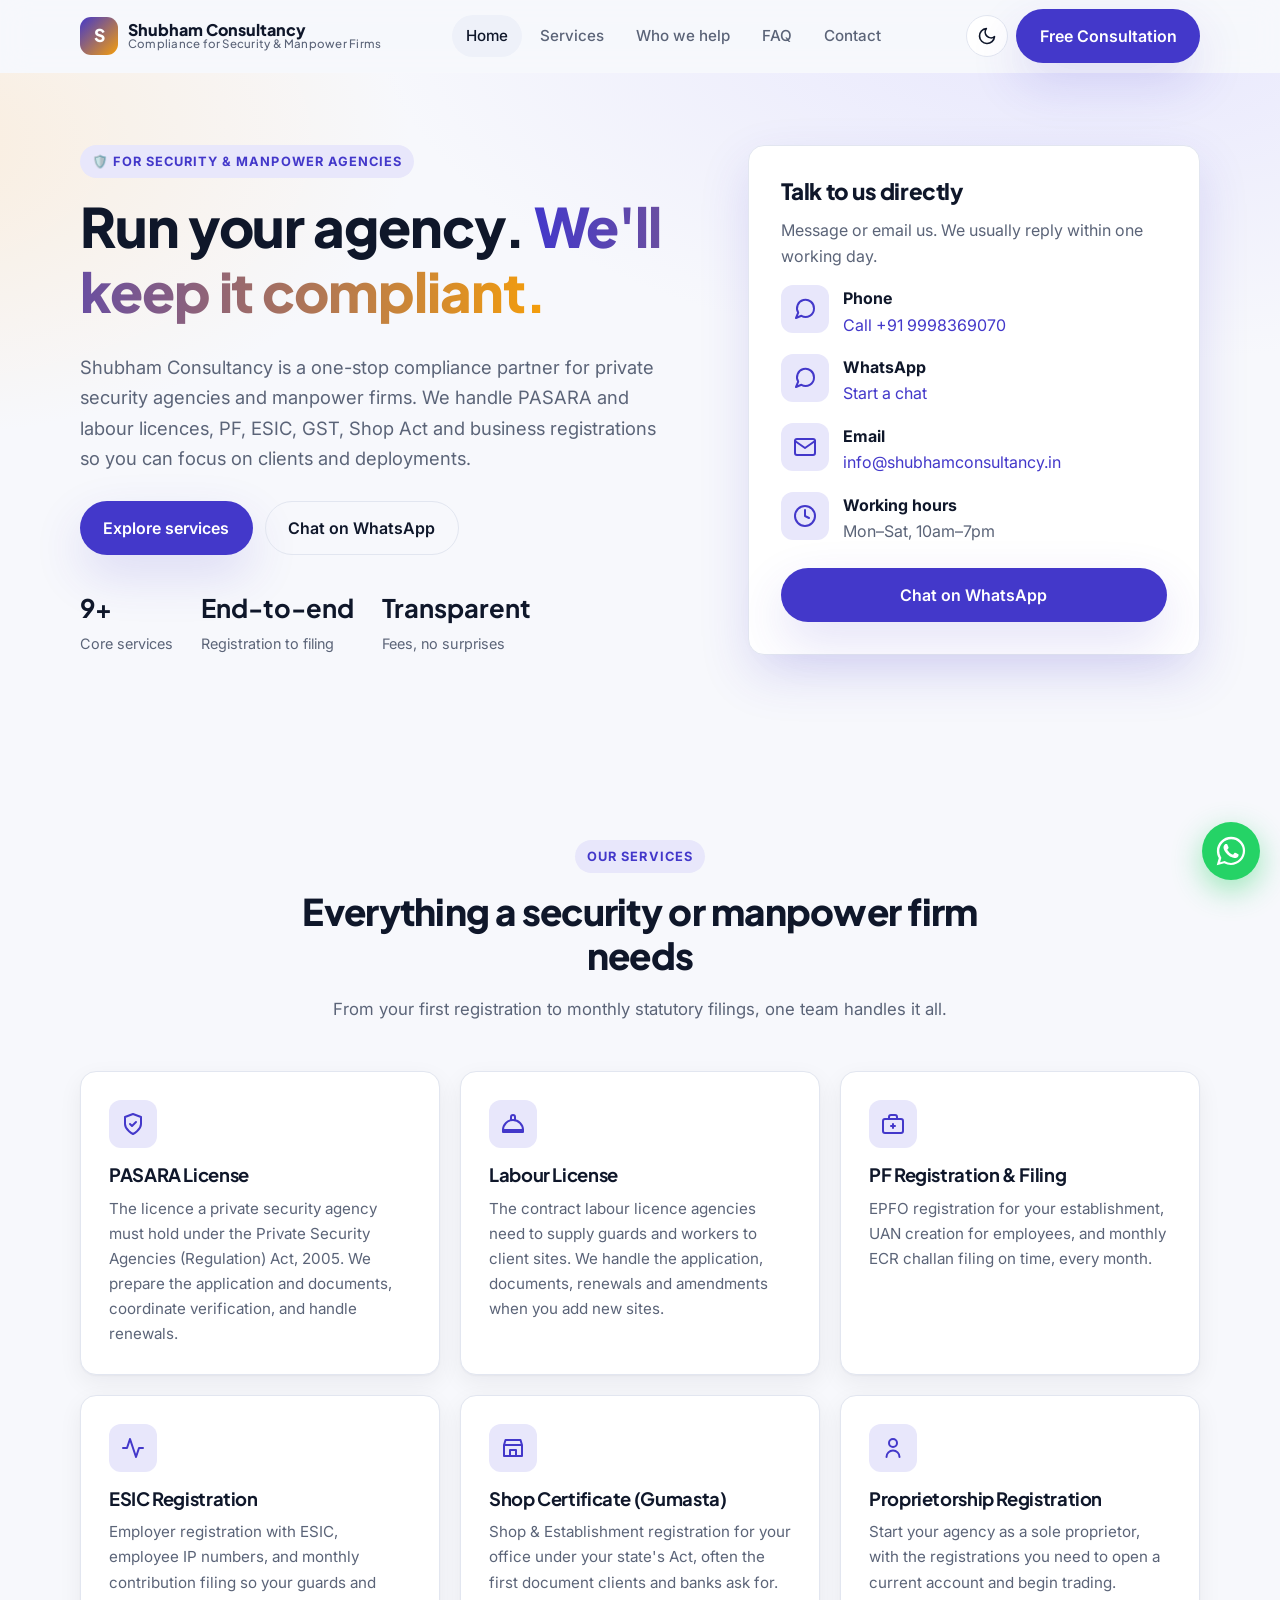
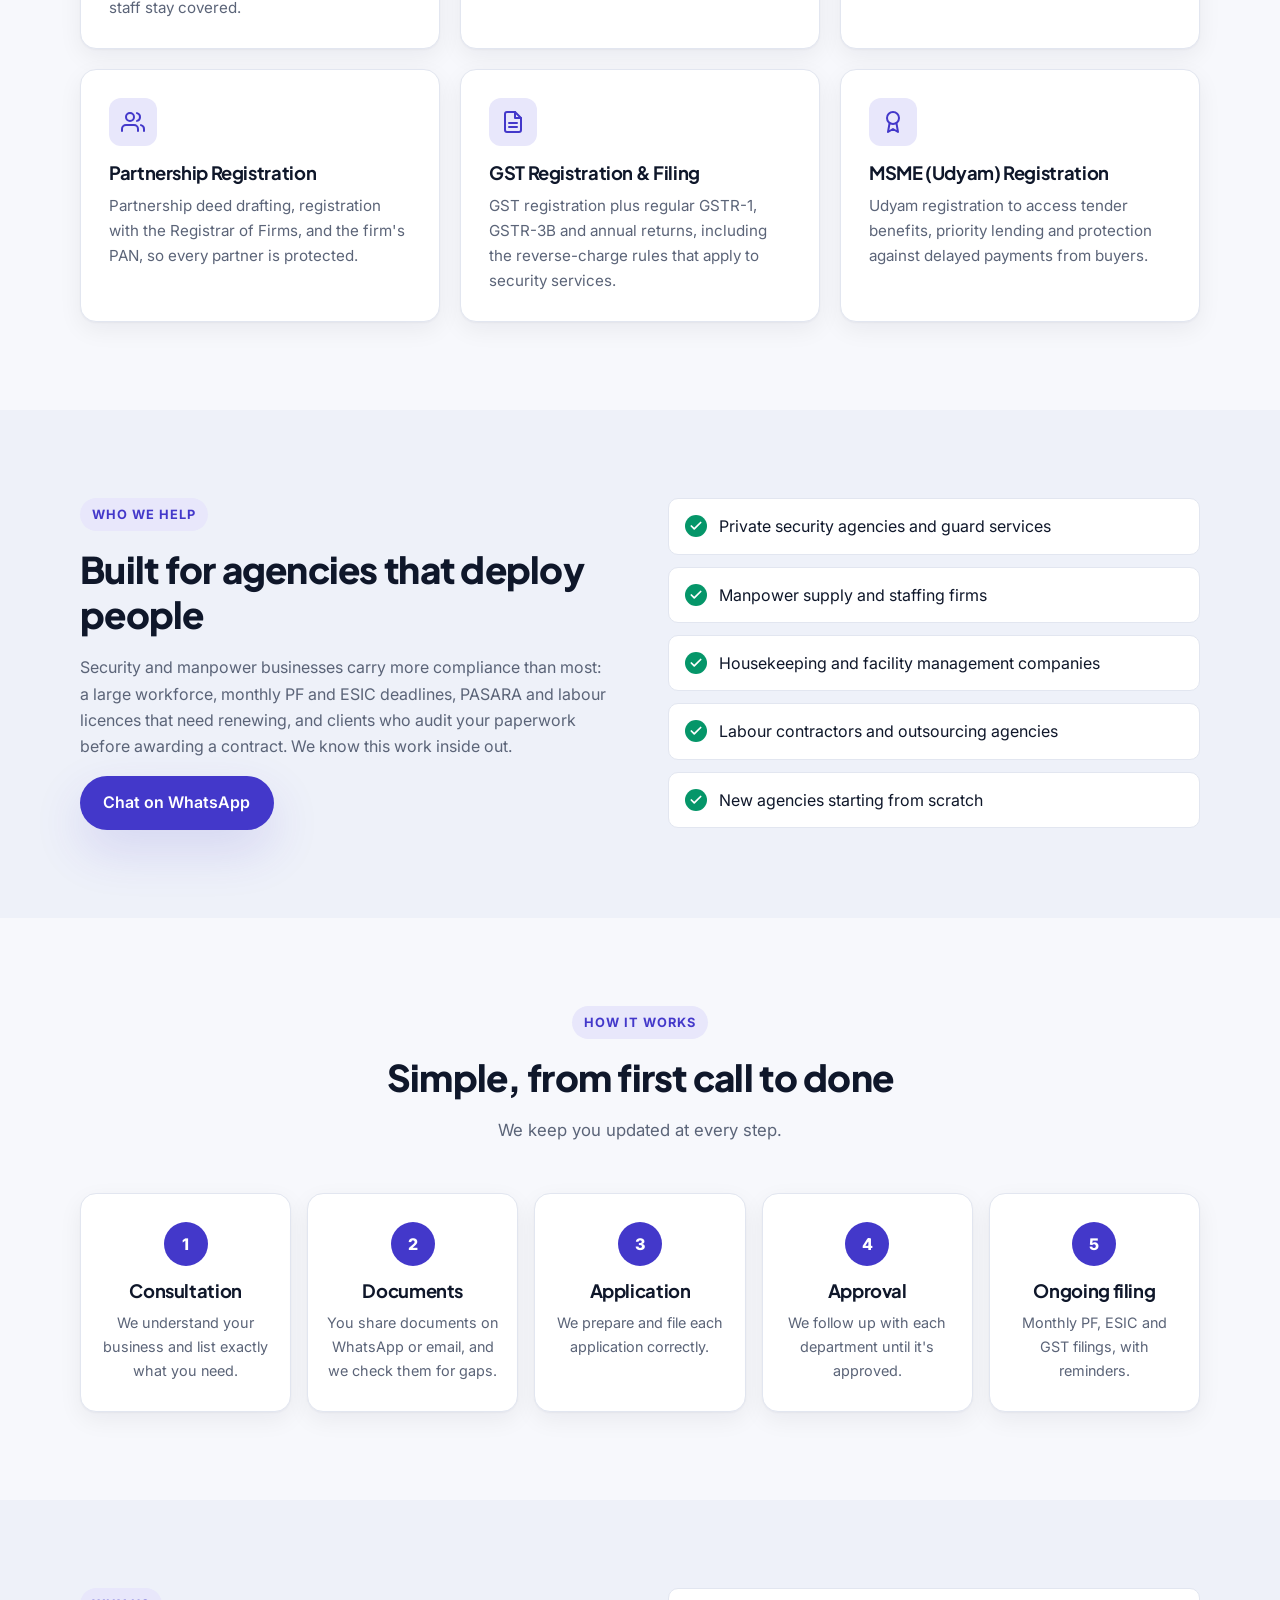
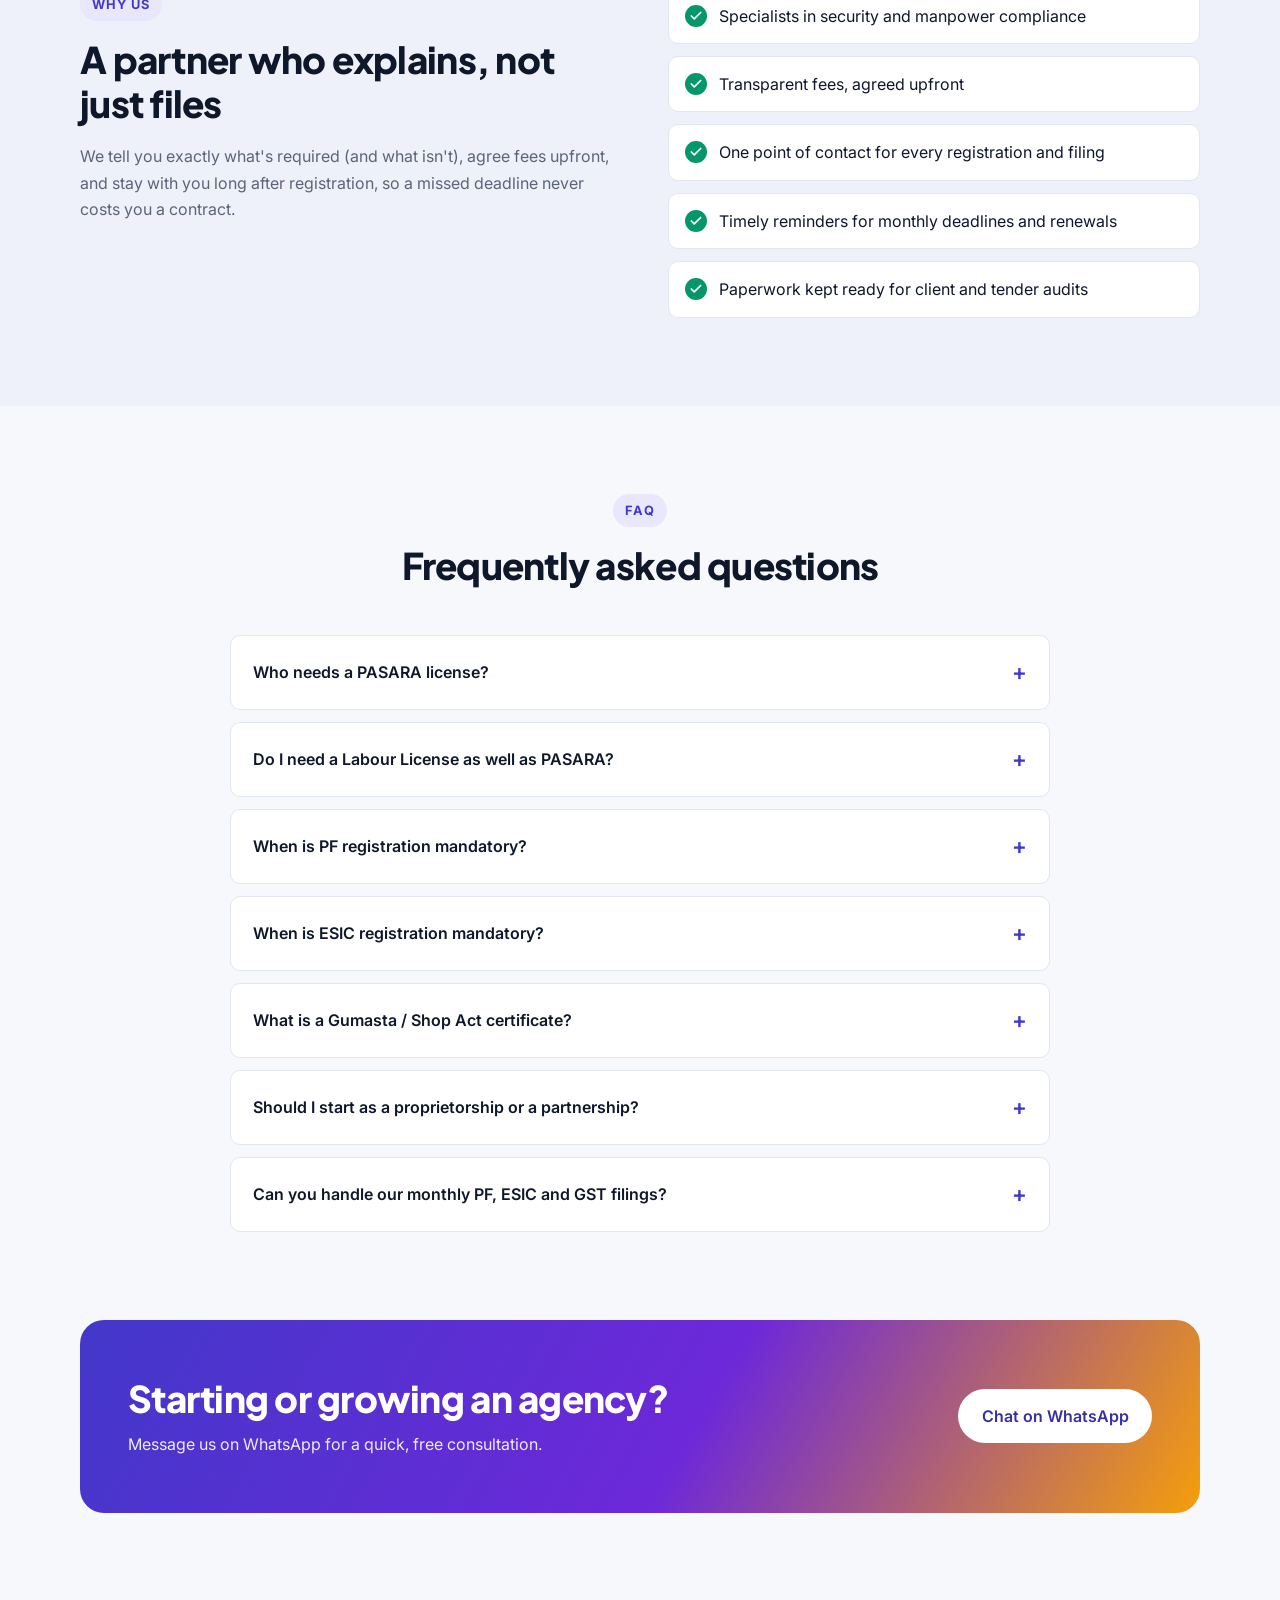
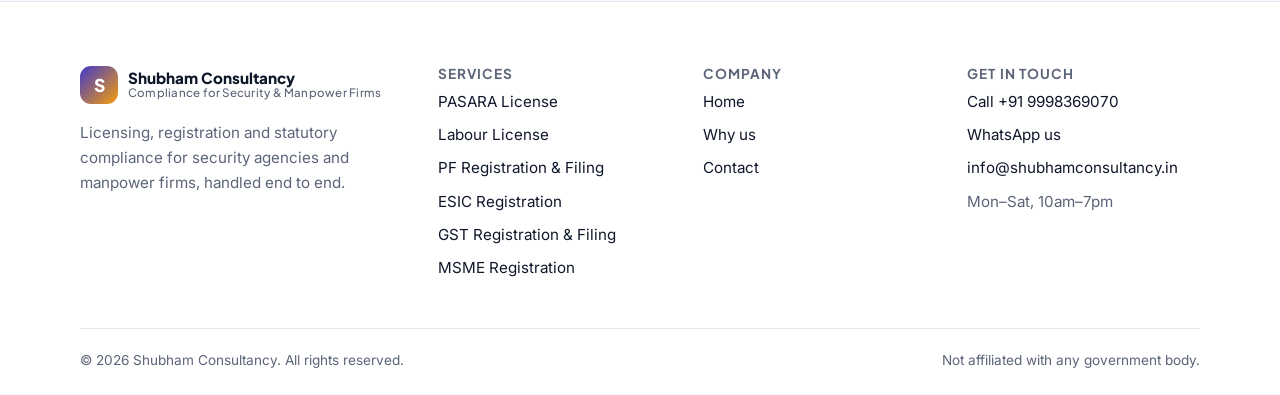
<file: index.html>
<!doctype html>
<html lang="en">
<head>
  <meta charset="utf-8">
  <meta name="viewport" content="width=device-width, initial-scale=1">
  <title>Shubham Consultancy | Compliance for Security &amp; Manpower Firms</title>
  <meta name="description" content="PASARA license, Labour License, PF, ESIC, GST, Shop Act (Gumasta), MSME, proprietorship and partnership registration for security and manpower agencies.">
  <script>
    (function () {
      var t; try { t = localStorage.getItem("theme"); } catch (e) {}
      if (!t) t = matchMedia("(prefers-color-scheme: dark)").matches ? "dark" : "light";
      document.documentElement.dataset.theme = t;
    })();
  </script>
  <link rel="preconnect" href="https://fonts.googleapis.com">
  <link rel="preconnect" href="https://fonts.gstatic.com" crossorigin>
  <link href="https://fonts.googleapis.com/css2?family=Inter:wght@400;500;600;700&family=Plus+Jakarta+Sans:wght@700;800&display=swap" rel="stylesheet">
  <link rel="stylesheet" href="/assets/css/style.css">
  <link rel="icon" href="/assets/favicon.svg" type="image/svg+xml">
</head>
<body>
  <a class="skip-link" href="#main">Skip to content</a>

  <header class="site-header">
    <nav class="container nav" aria-label="Main">
      <a class="brand" href="/">
        <span class="brand-mark">S</span>
        <span class="brand-text">Shubham Consultancy<small>Compliance for Security &amp; Manpower Firms</small></span>
      </a>
      <ul class="nav-links" id="nav-links">
        <li><a href="/" aria-current="page">Home</a></li>
        <li><a href="/#services">Services</a></li>
        <li><a href="/#who">Who we help</a></li>
        <li><a href="/#faq">FAQ</a></li>
        <li><a href="/contact.html">Contact</a></li>
      </ul>
      <div class="nav-actions">
        <button class="icon-btn theme-toggle" type="button" aria-label="Toggle dark mode">
          <svg class="icon-moon" viewBox="0 0 24 24" fill="none" stroke="currentColor" stroke-width="2" stroke-linecap="round" stroke-linejoin="round"><path d="M21 12.79A9 9 0 1 1 11.21 3 7 7 0 0 0 21 12.79z"/></svg>
          <svg class="icon-sun" viewBox="0 0 24 24" fill="none" stroke="currentColor" stroke-width="2" stroke-linecap="round" stroke-linejoin="round"><circle cx="12" cy="12" r="5"/><path d="M12 1v2M12 21v2M4.22 4.22l1.42 1.42M18.36 18.36l1.42 1.42M1 12h2M21 12h2M4.22 19.78l1.42-1.42M18.36 5.64l1.42-1.42"/></svg>
        </button>
        <a class="btn btn-primary nav-cta" href="/contact.html">Free Consultation</a>
        <button class="icon-btn menu-toggle" type="button" aria-label="Open menu" aria-controls="nav-links" aria-expanded="false">
          <svg viewBox="0 0 24 24" fill="none" stroke="currentColor" stroke-width="2" stroke-linecap="round"><path d="M3 6h18M3 12h18M3 18h18"/></svg>
        </button>
      </div>
    </nav>
  </header>

  <main id="main">
    <!-- ============ HERO ============ -->
    <section class="hero">
      <div class="container hero-grid">
        <div class="reveal">
          <span class="eyebrow">🛡️ For Security &amp; Manpower Agencies</span>
          <h1>Run your agency. <span class="highlight">We'll keep it compliant.</span></h1>
          <p class="hero-lead">
            Shubham Consultancy is a one-stop compliance partner for private security agencies
            and manpower firms. We handle PASARA and labour licences, PF, ESIC, GST, Shop Act and business
            registrations so you can focus on clients and deployments.
          </p>
          <div class="hero-actions">
            <a class="btn btn-primary" href="#services">Explore services</a>
            <a class="btn btn-ghost" data-wa href="#">Chat on WhatsApp</a>
          </div>
          <div class="trust-row">
            <div><strong>9+</strong><span>Core services</span></div>
            <div><strong>End-to-end</strong><span>Registration to filing</span></div>
            <div><strong>Transparent</strong><span>Fees, no surprises</span></div>
          </div>
        </div>
        <div class="card form-card reveal" id="enquire">
          <h2>Talk to us directly</h2>
          <p class="muted">Message or email us. We usually reply within one working day.</p>
          <div class="info-panel">
            <div class="info-item">
              <div class="feature-icon"><svg viewBox="0 0 24 24" fill="none" stroke="currentColor" stroke-width="2" stroke-linecap="round" stroke-linejoin="round"><path d="M21 11.5a8.4 8.4 0 0 1-12.6 7.3L3 21l2.2-5.4A8.5 8.5 0 1 1 21 11.5z"/></svg></div>
              <div><strong>Phone</strong><a data-phone href="#">Call us</a></div>
            </div>
            <div class="info-item">
              <div class="feature-icon"><svg viewBox="0 0 24 24" fill="none" stroke="currentColor" stroke-width="2" stroke-linecap="round" stroke-linejoin="round"><path d="M21 11.5a8.4 8.4 0 0 1-12.6 7.3L3 21l2.2-5.4A8.5 8.5 0 1 1 21 11.5z"/></svg></div>
              <div><strong>WhatsApp</strong><a data-wa href="#">Start a chat</a></div>
            </div>
            <div class="info-item">
              <div class="feature-icon"><svg viewBox="0 0 24 24" fill="none" stroke="currentColor" stroke-width="2" stroke-linecap="round" stroke-linejoin="round"><rect x="2" y="4" width="20" height="16" rx="2"/><path d="M22 6l-10 7L2 6"/></svg></div>
              <div><strong>Email</strong><a data-email href="#"></a></div>
            </div>
            <div class="info-item">
              <div class="feature-icon"><svg viewBox="0 0 24 24" fill="none" stroke="currentColor" stroke-width="2" stroke-linecap="round" stroke-linejoin="round"><circle cx="12" cy="12" r="10"/><path d="M12 6v6l4 2"/></svg></div>
              <div><strong>Working hours</strong><span class="muted">Mon–Sat, 10am–7pm</span></div>
            </div>
          </div>
          <a class="btn btn-primary btn-block" style="margin-top:24px" data-wa href="#">Chat on WhatsApp</a>
        </div>
      </div>
    </section>

    <!-- ============ SERVICES ============ -->
    <section id="services">
      <div class="container">
        <div class="section-head reveal">
          <span class="eyebrow">Our services</span>
          <h2>Everything a security or manpower firm needs</h2>
          <p>From your first registration to monthly statutory filings, one team handles it all.</p>
        </div>
        <div class="grid grid-3">
          <div class="card feature reveal" id="pasara">
            <div class="feature-icon"><svg viewBox="0 0 24 24" fill="none" stroke="currentColor" stroke-width="2" stroke-linecap="round" stroke-linejoin="round"><path d="M12 22s8-4 8-10V5l-8-3-8 3v7c0 6 8 10 8 10z"/><path d="M9 12l2 2 4-4"/></svg></div>
            <h3>PASARA License</h3>
            <p>The licence a private security agency must hold under the Private Security Agencies (Regulation) Act, 2005. We prepare the application and documents, coordinate verification, and handle renewals.</p>
          </div>
          <div class="card feature reveal" id="labour">
            <div class="feature-icon"><svg viewBox="0 0 24 24" fill="none" stroke="currentColor" stroke-width="2" stroke-linecap="round" stroke-linejoin="round"><path d="M2 18a10 10 0 0 1 20 0z"/><path d="M10 8V5a2 2 0 0 1 4 0v3M2 18h20v2H2z"/></svg></div>
            <h3>Labour License</h3>
            <p>The contract labour licence agencies need to supply guards and workers to client sites. We handle the application, documents, renewals and amendments when you add new sites.</p>
          </div>
          <div class="card feature reveal" id="pf">
            <div class="feature-icon"><svg viewBox="0 0 24 24" fill="none" stroke="currentColor" stroke-width="2" stroke-linecap="round" stroke-linejoin="round"><rect x="2" y="7" width="20" height="14" rx="2"/><path d="M16 7V5a2 2 0 0 0-2-2h-4a2 2 0 0 0-2 2v2M12 12v4M10 14h4"/></svg></div>
            <h3>PF Registration &amp; Filing</h3>
            <p>EPFO registration for your establishment, UAN creation for employees, and monthly ECR challan filing on time, every month.</p>
          </div>
          <div class="card feature reveal" id="esic">
            <div class="feature-icon"><svg viewBox="0 0 24 24" fill="none" stroke="currentColor" stroke-width="2" stroke-linecap="round" stroke-linejoin="round"><path d="M22 12h-4l-3 9L9 3l-3 9H2"/></svg></div>
            <h3>ESIC Registration</h3>
            <p>Employer registration with ESIC, employee IP numbers, and monthly contribution filing so your guards and staff stay covered.</p>
          </div>
          <div class="card feature reveal" id="gumasta">
            <div class="feature-icon"><svg viewBox="0 0 24 24" fill="none" stroke="currentColor" stroke-width="2" stroke-linecap="round" stroke-linejoin="round"><path d="M3 9l1.5-5h15L21 9M3 9v11h18V9M3 9h18M9 20v-6h6v6"/></svg></div>
            <h3>Shop Certificate (Gumasta)</h3>
            <p>Shop &amp; Establishment registration for your office under your state's Act, often the first document clients and banks ask for.</p>
          </div>
          <div class="card feature reveal" id="proprietorship">
            <div class="feature-icon"><svg viewBox="0 0 24 24" fill="none" stroke="currentColor" stroke-width="2" stroke-linecap="round" stroke-linejoin="round"><circle cx="12" cy="7" r="4"/><path d="M5.5 21a6.5 6.5 0 0 1 13 0"/></svg></div>
            <h3>Proprietorship Registration</h3>
            <p>Start your agency as a sole proprietor, with the registrations you need to open a current account and begin trading.</p>
          </div>
          <div class="card feature reveal" id="partnership">
            <div class="feature-icon"><svg viewBox="0 0 24 24" fill="none" stroke="currentColor" stroke-width="2" stroke-linecap="round" stroke-linejoin="round"><path d="M17 21v-2a4 4 0 0 0-4-4H5a4 4 0 0 0-4 4v2"/><circle cx="9" cy="7" r="4"/><path d="M23 21v-2a4 4 0 0 0-3-3.87M16 3.13a4 4 0 0 1 0 7.75"/></svg></div>
            <h3>Partnership Registration</h3>
            <p>Partnership deed drafting, registration with the Registrar of Firms, and the firm's PAN, so every partner is protected.</p>
          </div>
          <div class="card feature reveal" id="gst">
            <div class="feature-icon"><svg viewBox="0 0 24 24" fill="none" stroke="currentColor" stroke-width="2" stroke-linecap="round" stroke-linejoin="round"><path d="M14 2H6a2 2 0 0 0-2 2v16a2 2 0 0 0 2 2h12a2 2 0 0 0 2-2V8z"/><path d="M14 2v6h6M16 13H8M16 17H8"/></svg></div>
            <h3>GST Registration &amp; Filing</h3>
            <p>GST registration plus regular GSTR-1, GSTR-3B and annual returns, including the reverse-charge rules that apply to security services.</p>
          </div>
          <div class="card feature reveal" id="msme">
            <div class="feature-icon"><svg viewBox="0 0 24 24" fill="none" stroke="currentColor" stroke-width="2" stroke-linecap="round" stroke-linejoin="round"><circle cx="12" cy="8" r="6"/><path d="M15.5 13.5L17 22l-5-3-5 3 1.5-8.5"/></svg></div>
            <h3>MSME (Udyam) Registration</h3>
            <p>Udyam registration to access tender benefits, priority lending and protection against delayed payments from buyers.</p>
          </div>
        </div>
      </div>
    </section>

    <!-- ============ WHO WE HELP ============ -->
    <section class="section-alt" id="who">
      <div class="container split">
        <div class="reveal">
          <span class="eyebrow">Who we help</span>
          <h2>Built for agencies that deploy people</h2>
          <p class="muted">
            Security and manpower businesses carry more compliance than most: a large workforce,
            monthly PF and ESIC deadlines, PASARA and labour licences that need renewing, and clients who audit
            your paperwork before awarding a contract. We know this work inside out.
          </p>
          <a class="btn btn-primary" data-wa href="#">Chat on WhatsApp</a>
        </div>
        <ul class="check-list reveal">
          <li>Private security agencies and guard services</li>
          <li>Manpower supply and staffing firms</li>
          <li>Housekeeping and facility management companies</li>
          <li>Labour contractors and outsourcing agencies</li>
          <li>New agencies starting from scratch</li>
        </ul>
      </div>
    </section>

    <!-- ============ PROCESS ============ -->
    <section id="process">
      <div class="container">
        <div class="section-head reveal">
          <span class="eyebrow">How it works</span>
          <h2>Simple, from first call to done</h2>
          <p>We keep you updated at every step.</p>
        </div>
        <div class="steps">
          <div class="card step reveal"><h3>Consultation</h3><p>We understand your business and list exactly what you need.</p></div>
          <div class="card step reveal"><h3>Documents</h3><p>You share documents on WhatsApp or email, and we check them for gaps.</p></div>
          <div class="card step reveal"><h3>Application</h3><p>We prepare and file each application correctly.</p></div>
          <div class="card step reveal"><h3>Approval</h3><p>We follow up with each department until it's approved.</p></div>
          <div class="card step reveal"><h3>Ongoing filing</h3><p>Monthly PF, ESIC and GST filings, with reminders.</p></div>
        </div>
      </div>
    </section>

    <!-- ============ WHY US ============ -->
    <section class="section-alt" id="why">
      <div class="container split">
        <div class="reveal">
          <span class="eyebrow">Why us</span>
          <h2>A partner who explains, not just files</h2>
          <p class="muted">
            We tell you exactly what's required (and what isn't), agree fees upfront, and stay
            with you long after registration, so a missed deadline never costs you a contract.
          </p>
        </div>
        <ul class="check-list reveal">
          <li>Specialists in security and manpower compliance</li>
          <li>Transparent fees, agreed upfront</li>
          <li>One point of contact for every registration and filing</li>
          <li>Timely reminders for monthly deadlines and renewals</li>
          <li>Paperwork kept ready for client and tender audits</li>
        </ul>
      </div>
    </section>

    <!-- ============ FAQ ============ -->
    <section id="faq">
      <div class="container">
        <div class="section-head reveal">
          <span class="eyebrow">FAQ</span>
          <h2>Frequently asked questions</h2>
        </div>
        <div class="faq reveal">
          <details>
            <summary>Who needs a PASARA license?</summary>
            <p>Any business that provides private security guards or security services needs a licence from the state's Controlling Authority under the Private Security Agencies (Regulation) Act, 2005, before it starts operating. Requirements differ slightly from state to state.</p>
          </details>
          <details>
            <summary>Do I need a Labour License as well as PASARA?</summary>
            <p>Usually, yes. If your agency supplies guards or workers to client sites through contracts, you generally need a contract labour licence in addition to PASARA. The exact rules depend on your state and the number of workers deployed, so we check them for your situation.</p>
          </details>
          <details>
            <summary>When is PF registration mandatory?</summary>
            <p>PF registration is generally required once an establishment employs 20 or more people. Smaller firms can also register voluntarily, and many clients prefer working with agencies that already have PF.</p>
          </details>
          <details>
            <summary>When is ESIC registration mandatory?</summary>
            <p>ESIC generally applies once you employ 10 or more people. Employees earning up to ₹21,000 a month are covered. The exact threshold can vary by state.</p>
          </details>
          <details>
            <summary>What is a Gumasta / Shop Act certificate?</summary>
            <p>It's a registration under your state's Shops and Establishments Act for your office or place of business. It's commonly used as proof of business when opening a current account and applying for other licences.</p>
          </details>
          <details>
            <summary>Should I start as a proprietorship or a partnership?</summary>
            <p>A proprietorship is the quickest and simplest to set up if you're starting alone. A partnership suits two or more owners who want to share capital and responsibility. We'll help you decide based on your plans.</p>
          </details>
          <details>
            <summary>Can you handle our monthly PF, ESIC and GST filings?</summary>
            <p>Yes. Ongoing monthly and annual filing is a core part of what we do. Share your salary and invoice data each month and we take care of the rest.</p>
          </details>
        </div>
      </div>
    </section>

    <!-- ============ CTA ============ -->
    <section style="padding-top:0">
      <div class="container">
        <div class="cta-band reveal">
          <div>
            <h2>Starting or growing an agency?</h2>
            <p>Message us on WhatsApp for a quick, free consultation.</p>
          </div>
          <a class="btn" data-wa="Hi Shubham Consultancy, I run a security / manpower agency and need help with compliance." href="#">Chat on WhatsApp</a>
        </div>
      </div>
    </section>
  </main>

  <footer class="site-footer">
    <div class="container">
      <div class="footer-grid">
        <div>
          <a class="brand" href="/">
            <span class="brand-mark">S</span>
            <span class="brand-text">Shubham Consultancy<small>Compliance for Security &amp; Manpower Firms</small></span>
          </a>
          <p class="muted" style="margin-top:16px">Licensing, registration and statutory compliance for security agencies and manpower firms, handled end to end.</p>
        </div>
        <div>
          <h4>Services</h4>
          <ul>
            <li><a href="/#pasara">PASARA License</a></li>
            <li><a href="/#labour">Labour License</a></li>
            <li><a href="/#pf">PF Registration &amp; Filing</a></li>
            <li><a href="/#esic">ESIC Registration</a></li>
            <li><a href="/#gst">GST Registration &amp; Filing</a></li>
            <li><a href="/#msme">MSME Registration</a></li>
          </ul>
        </div>
        <div>
          <h4>Company</h4>
          <ul>
            <li><a href="/">Home</a></li>
            <li><a href="/#why">Why us</a></li>
            <li><a href="/contact.html">Contact</a></li>
          </ul>
        </div>
        <div>
          <h4>Get in touch</h4>
          <ul>
            <li><a data-phone href="#"></a></li>
            <li><a data-wa href="#">WhatsApp us</a></li>
            <li><a data-email href="#"></a></li>
            <li class="muted">Mon–Sat, 10am–7pm</li>
          </ul>
        </div>
      </div>
      <div class="footer-bottom">
        <span>© <span data-year></span> Shubham Consultancy. All rights reserved.</span>
        <span>Not affiliated with any government body.</span>
      </div>
    </div>
  </footer>

  <a class="wa-float" data-wa href="#" aria-label="Chat on WhatsApp">
    <svg viewBox="0 0 24 24" fill="currentColor"><path d="M17.47 14.38c-.3-.15-1.76-.87-2.03-.97-.27-.1-.47-.15-.67.15-.2.3-.77.97-.94 1.17-.17.2-.35.22-.64.07-.3-.15-1.26-.46-2.4-1.48-.89-.79-1.49-1.77-1.66-2.07-.17-.3-.02-.46.13-.6.13-.13.3-.35.45-.52.15-.17.2-.3.3-.5.1-.2.05-.37-.02-.52-.08-.15-.67-1.62-.92-2.22-.24-.58-.49-.5-.67-.51h-.57c-.2 0-.52.07-.79.37-.27.3-1.04 1.02-1.04 2.48s1.07 2.88 1.21 3.08c.15.2 2.1 3.2 5.08 4.49.71.31 1.26.49 1.69.63.71.23 1.36.2 1.87.12.57-.09 1.76-.72 2.01-1.41.25-.7.25-1.29.17-1.41-.07-.13-.27-.2-.57-.35M12.05 21.5h-.01a9.4 9.4 0 0 1-4.8-1.32l-.34-.2-3.57.94.95-3.48-.22-.36a9.4 9.4 0 0 1-1.44-5.02c0-5.2 4.24-9.43 9.44-9.43a9.38 9.38 0 0 1 9.43 9.44c0 5.2-4.24 9.43-9.44 9.43M20.08 3.9A11.3 11.3 0 0 0 12.05.6C5.8.6.7 5.7.7 11.96c0 2 .52 3.95 1.52 5.67L.6 23.4l5.9-1.55a11.3 11.3 0 0 0 5.43 1.38h.01c6.26 0 11.35-5.09 11.36-11.35 0-3.03-1.18-5.89-3.32-8.03"/></svg>
  </a>

  <script src="/assets/js/main.js"></script>
</body>
</html>
</file>
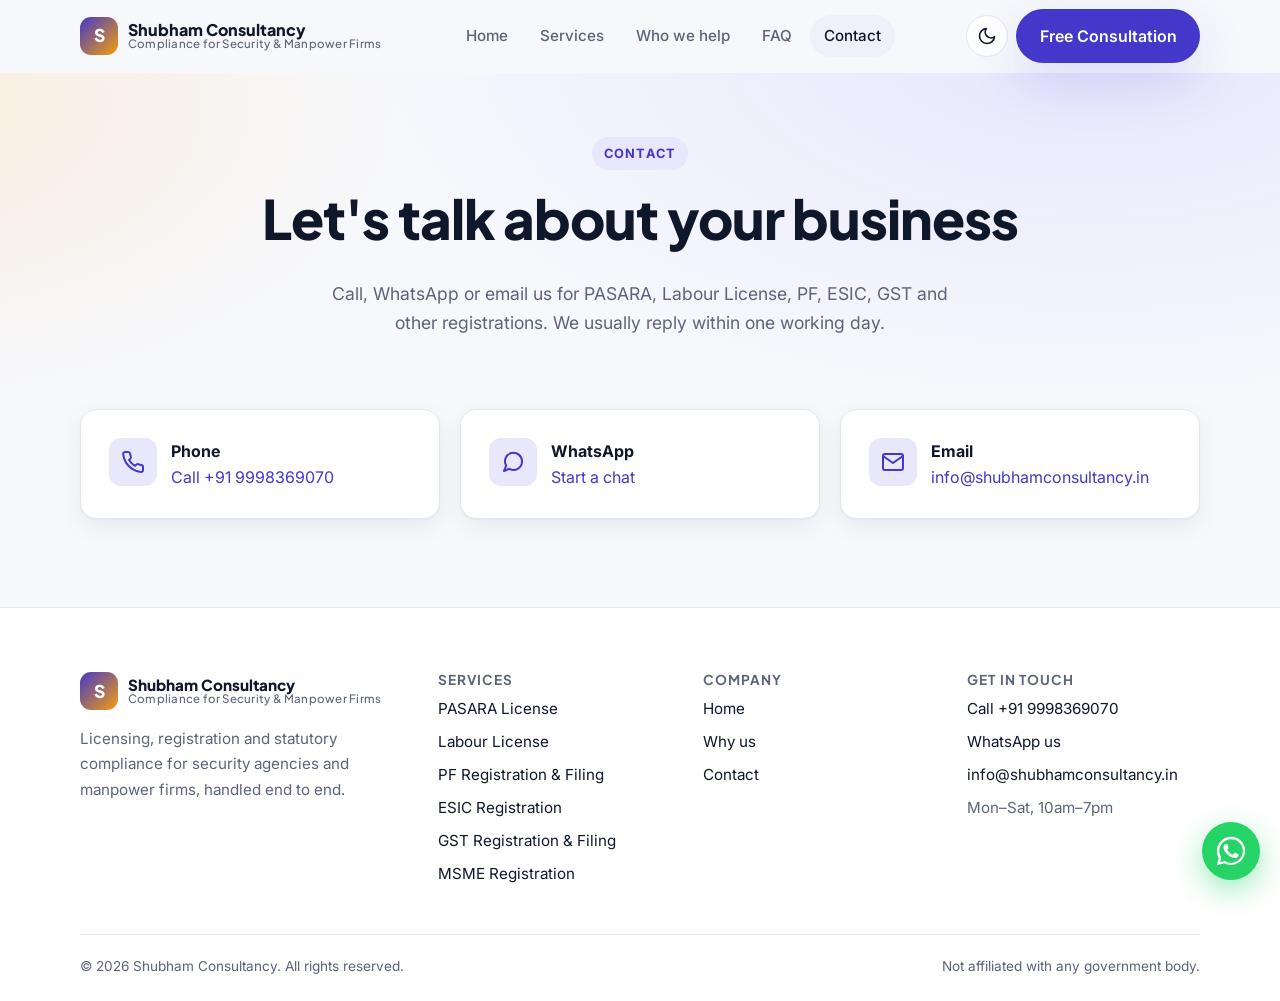
<file: contact.html>
<!doctype html>
<html lang="en">
<head>
  <meta charset="utf-8">
  <meta name="viewport" content="width=device-width, initial-scale=1">
  <title>Contact | Shubham Consultancy</title>
  <meta name="description" content="Contact Shubham Consultancy for PASARA, Labour License, PF, ESIC, GST and business registrations for security and manpower firms.">
  <script>
    (function () {
      var t; try { t = localStorage.getItem("theme"); } catch (e) {}
      if (!t) t = matchMedia("(prefers-color-scheme: dark)").matches ? "dark" : "light";
      document.documentElement.dataset.theme = t;
    })();
  </script>
  <link rel="preconnect" href="https://fonts.googleapis.com">
  <link rel="preconnect" href="https://fonts.gstatic.com" crossorigin>
  <link href="https://fonts.googleapis.com/css2?family=Inter:wght@400;500;600;700&family=Plus+Jakarta+Sans:wght@700;800&display=swap" rel="stylesheet">
  <link rel="stylesheet" href="/assets/css/style.css">
  <link rel="icon" href="/assets/favicon.svg" type="image/svg+xml">
</head>
<body>
  <a class="skip-link" href="#main">Skip to content</a>

  <header class="site-header">
    <nav class="container nav" aria-label="Main">
      <a class="brand" href="/">
        <span class="brand-mark">S</span>
        <span class="brand-text">Shubham Consultancy<small>Compliance for Security &amp; Manpower Firms</small></span>
      </a>
      <ul class="nav-links" id="nav-links">
        <li><a href="/">Home</a></li>
        <li><a href="/#services">Services</a></li>
        <li><a href="/#who">Who we help</a></li>
        <li><a href="/#faq">FAQ</a></li>
        <li><a href="/contact.html" aria-current="page">Contact</a></li>
      </ul>
      <div class="nav-actions">
        <button class="icon-btn theme-toggle" type="button" aria-label="Toggle dark mode">
          <svg class="icon-moon" viewBox="0 0 24 24" fill="none" stroke="currentColor" stroke-width="2" stroke-linecap="round" stroke-linejoin="round"><path d="M21 12.79A9 9 0 1 1 11.21 3 7 7 0 0 0 21 12.79z"/></svg>
          <svg class="icon-sun" viewBox="0 0 24 24" fill="none" stroke="currentColor" stroke-width="2" stroke-linecap="round" stroke-linejoin="round"><circle cx="12" cy="12" r="5"/><path d="M12 1v2M12 21v2M4.22 4.22l1.42 1.42M18.36 18.36l1.42 1.42M1 12h2M21 12h2M4.22 19.78l1.42-1.42M18.36 5.64l1.42-1.42"/></svg>
        </button>
        <a class="btn btn-primary nav-cta" href="/contact.html">Free Consultation</a>
        <button class="icon-btn menu-toggle" type="button" aria-label="Open menu" aria-controls="nav-links" aria-expanded="false">
          <svg viewBox="0 0 24 24" fill="none" stroke="currentColor" stroke-width="2" stroke-linecap="round"><path d="M3 6h18M3 12h18M3 18h18"/></svg>
        </button>
      </div>
    </nav>
  </header>

  <main id="main">
    <section class="page-hero">
      <div class="container reveal">
        <span class="eyebrow">Contact</span>
        <h1>Let's talk about your business</h1>
        <p>Call, WhatsApp or email us for PASARA, Labour License, PF, ESIC, GST and other registrations. We usually reply within one working day.</p>
      </div>
    </section>

    <section style="padding-top:24px">
      <div class="container">
        <div class="grid grid-3 reveal">
          <div class="card info-item">
            <div class="feature-icon"><svg viewBox="0 0 24 24" fill="none" stroke="currentColor" stroke-width="2" stroke-linecap="round" stroke-linejoin="round"><path d="M22 16.92v3a2 2 0 0 1-2.18 2 19.79 19.79 0 0 1-8.63-3.07 19.5 19.5 0 0 1-6-6A19.79 19.79 0 0 1 2.12 4.18 2 2 0 0 1 4.11 2h3a2 2 0 0 1 2 1.72c.12.96.36 1.9.7 2.79a2 2 0 0 1-.45 2.11L8.09 9.91a16 16 0 0 0 6 6l1.27-1.27a2 2 0 0 1 2.11-.45c.89.34 1.83.58 2.79.7a2 2 0 0 1 1.74 2.03z"/></svg></div>
            <div><strong>Phone</strong><a data-phone href="#"></a></div>
          </div>
          <div class="card info-item">
            <div class="feature-icon"><svg viewBox="0 0 24 24" fill="none" stroke="currentColor" stroke-width="2" stroke-linecap="round" stroke-linejoin="round"><path d="M21 11.5a8.4 8.4 0 0 1-12.6 7.3L3 21l2.2-5.4A8.5 8.5 0 1 1 21 11.5z"/></svg></div>
            <div><strong>WhatsApp</strong><a data-wa href="#">Start a chat</a></div>
          </div>
          <div class="card info-item">
            <div class="feature-icon"><svg viewBox="0 0 24 24" fill="none" stroke="currentColor" stroke-width="2" stroke-linecap="round" stroke-linejoin="round"><path d="M4 4h16v16H4z" opacity="0"/><rect x="2" y="4" width="20" height="16" rx="2"/><path d="M22 6l-10 7L2 6"/></svg></div>
            <div><strong>Email</strong><a data-email href="#"></a></div>
          </div>
        </div>
      </div>
    </section>
  </main>

  <footer class="site-footer">
    <div class="container">
      <div class="footer-grid">
        <div>
          <a class="brand" href="/">
            <span class="brand-mark">S</span>
            <span class="brand-text">Shubham Consultancy<small>Compliance for Security &amp; Manpower Firms</small></span>
          </a>
          <p class="muted" style="margin-top:16px">Licensing, registration and statutory compliance for security agencies and manpower firms, handled end to end.</p>
        </div>
        <div>
          <h4>Services</h4>
          <ul>
            <li><a href="/#pasara">PASARA License</a></li>
            <li><a href="/#labour">Labour License</a></li>
            <li><a href="/#pf">PF Registration &amp; Filing</a></li>
            <li><a href="/#esic">ESIC Registration</a></li>
            <li><a href="/#gst">GST Registration &amp; Filing</a></li>
            <li><a href="/#msme">MSME Registration</a></li>
          </ul>
        </div>
        <div>
          <h4>Company</h4>
          <ul>
            <li><a href="/">Home</a></li>
            <li><a href="/#why">Why us</a></li>
            <li><a href="/contact.html">Contact</a></li>
          </ul>
        </div>
        <div>
          <h4>Get in touch</h4>
          <ul>
            <li><a data-phone href="#"></a></li>
            <li><a data-wa href="#">WhatsApp us</a></li>
            <li><a data-email href="#"></a></li>
            <li class="muted">Mon–Sat, 10am–7pm</li>
          </ul>
        </div>
      </div>
      <div class="footer-bottom">
        <span>© <span data-year></span> Shubham Consultancy. All rights reserved.</span>
        <span>Not affiliated with any government body.</span>
      </div>
    </div>
  </footer>

  <a class="wa-float" data-wa href="#" aria-label="Chat on WhatsApp">
    <svg viewBox="0 0 24 24" fill="currentColor"><path d="M17.47 14.38c-.3-.15-1.76-.87-2.03-.97-.27-.1-.47-.15-.67.15-.2.3-.77.97-.94 1.17-.17.2-.35.22-.64.07-.3-.15-1.26-.46-2.4-1.48-.89-.79-1.49-1.77-1.66-2.07-.17-.3-.02-.46.13-.6.13-.13.3-.35.45-.52.15-.17.2-.3.3-.5.1-.2.05-.37-.02-.52-.08-.15-.67-1.62-.92-2.22-.24-.58-.49-.5-.67-.51h-.57c-.2 0-.52.07-.79.37-.27.3-1.04 1.02-1.04 2.48s1.07 2.88 1.21 3.08c.15.2 2.1 3.2 5.08 4.49.71.31 1.26.49 1.69.63.71.23 1.36.2 1.87.12.57-.09 1.76-.72 2.01-1.41.25-.7.25-1.29.17-1.41-.07-.13-.27-.2-.57-.35M12.05 21.5h-.01a9.4 9.4 0 0 1-4.8-1.32l-.34-.2-3.57.94.95-3.48-.22-.36a9.4 9.4 0 0 1-1.44-5.02c0-5.2 4.24-9.43 9.44-9.43a9.38 9.38 0 0 1 9.43 9.44c0 5.2-4.24 9.43-9.44 9.43M20.08 3.9A11.3 11.3 0 0 0 12.05.6C5.8.6.7 5.7.7 11.96c0 2 .52 3.95 1.52 5.67L.6 23.4l5.9-1.55a11.3 11.3 0 0 0 5.43 1.38h.01c6.26 0 11.35-5.09 11.36-11.35 0-3.03-1.18-5.89-3.32-8.03"/></svg>
  </a>

  <script src="/assets/js/main.js"></script>
</body>
</html>
</file>
<file: assets/css/style.css>
/* ==========================================================
   Shubham Consultancy — shared styles
   Themes: light (default) / dark, via [data-theme] on <html>
   ========================================================== */

:root {
  --bg: #f7f8fc;
  --bg-alt: #eef1f9;
  --surface: #ffffff;
  --text: #0f172a;
  --muted: #5b6478;
  --border: #e2e6f0;
  --primary: #4338ca;
  --primary-strong: #3730a3;
  --primary-soft: #e8e7fb;
  --accent: #f59e0b;
  --accent-soft: #fff4dc;
  --success: #059669;
  --hero-grad: radial-gradient(1200px 600px at 85% -10%, #c7c3ff55, transparent 60%),
               radial-gradient(900px 500px at -10% 10%, #ffd59a55, transparent 60%);
  --shadow: 0 1px 2px rgba(15, 23, 42, .04), 0 8px 24px rgba(15, 23, 42, .06);
  --shadow-lg: 0 20px 50px rgba(67, 56, 202, .15);
  --radius: 16px;
  --radius-sm: 10px;
  --max: 1160px;
  color-scheme: light;
}

:root[data-theme="dark"] {
  --bg: #0b1020;
  --bg-alt: #10172b;
  --surface: #141c33;
  --text: #e8ecf6;
  --muted: #9aa4bd;
  --border: #243052;
  --primary: #8b85ff;
  --primary-strong: #a8a3ff;
  --primary-soft: #1f2450;
  --accent: #fbbf24;
  --accent-soft: #2e2512;
  --success: #34d399;
  --hero-grad: radial-gradient(1200px 600px at 85% -10%, #4338ca44, transparent 60%),
               radial-gradient(900px 500px at -10% 10%, #f59e0b22, transparent 60%);
  --shadow: 0 1px 2px rgba(0, 0, 0, .3), 0 8px 24px rgba(0, 0, 0, .25);
  --shadow-lg: 0 20px 50px rgba(0, 0, 0, .4);
  color-scheme: dark;
}

/* ---------- Base ---------- */
*, *::before, *::after { box-sizing: border-box; }
html { scroll-behavior: smooth; scroll-padding-top: 84px; }
body {
  margin: 0;
  font-family: "Inter", system-ui, -apple-system, "Segoe UI", Roboto, sans-serif;
  font-size: 16px;
  line-height: 1.65;
  color: var(--text);
  background: var(--bg);
  transition: background-color .3s, color .3s;
}
img { max-width: 100%; display: block; }
a { color: var(--primary); text-decoration: none; }
a:hover { color: var(--primary-strong); }
h1, h2, h3, h4 {
  font-family: "Plus Jakarta Sans", "Inter", sans-serif;
  line-height: 1.2;
  margin: 0 0 .5em;
  letter-spacing: -.02em;
}
h1 { font-size: clamp(2rem, 4.5vw, 3.4rem); font-weight: 800; }
h2 { font-size: clamp(1.6rem, 3vw, 2.3rem); font-weight: 800; }
h3 { font-size: 1.15rem; font-weight: 700; }
p { margin: 0 0 1em; }
.container { width: 100%; max-width: var(--max); margin: 0 auto; padding: 0 20px; }
.muted { color: var(--muted); }
.skip-link {
  position: absolute; left: -999px; top: 8px; z-index: 100;
  background: var(--primary); color: #fff; padding: 8px 14px; border-radius: 8px;
}
.skip-link:focus { left: 8px; }
:focus-visible { outline: 3px solid var(--accent); outline-offset: 2px; border-radius: 6px; }

/* ---------- Buttons ---------- */
.btn {
  display: inline-flex; align-items: center; justify-content: center; gap: .5em;
  padding: .8em 1.4em; border-radius: 999px; border: 1px solid transparent;
  font: inherit; font-weight: 600; cursor: pointer;
  transition: transform .15s, box-shadow .2s, background-color .2s, color .2s;
}
.btn:hover { transform: translateY(-1px); }
.btn-primary { background: var(--primary); color: #fff; box-shadow: var(--shadow-lg); }
.btn-primary:hover { background: var(--primary-strong); color: #fff; }
:root[data-theme="dark"] .btn-primary { color: #0b1020; }
.btn-ghost { background: transparent; color: var(--text); border-color: var(--border); }
.btn-ghost:hover { border-color: var(--primary); color: var(--primary); }
.btn-accent { background: var(--accent); color: #1f1300; }
.btn-accent:hover { color: #1f1300; filter: brightness(1.05); }
.btn-block { width: 100%; }

/* ---------- Header ---------- */
.site-header {
  position: sticky; top: 0; z-index: 50;
  background: color-mix(in srgb, var(--bg) 80%, transparent);
  backdrop-filter: saturate(180%) blur(14px);
  -webkit-backdrop-filter: saturate(180%) blur(14px);
  border-bottom: 1px solid transparent;
  transition: border-color .2s, box-shadow .2s;
}
.site-header.scrolled { border-bottom-color: var(--border); box-shadow: var(--shadow); }
.nav { display: flex; align-items: center; justify-content: space-between; height: 72px; gap: 16px; }
.brand { display: flex; align-items: center; gap: 10px; color: var(--text); font-weight: 800; }
.brand:hover { color: var(--text); }
.brand-mark {
  width: 38px; height: 38px; border-radius: 11px; display: grid; place-items: center;
  background: linear-gradient(135deg, var(--primary), var(--accent));
  color: #fff; font-family: "Plus Jakarta Sans", sans-serif; font-size: 1.1rem;
}
.brand-text { line-height: 1.1; font-family: "Plus Jakarta Sans", sans-serif; }
.brand-text small { display: block; font-weight: 500; font-size: .72rem; color: var(--muted); letter-spacing: .02em; }
.nav-links { display: flex; align-items: center; gap: 4px; list-style: none; margin: 0; padding: 0; }
.nav-links a {
  display: block; padding: 8px 14px; border-radius: 999px;
  color: var(--muted); font-weight: 500; font-size: .95rem;
}
.nav-links a:hover, .nav-links a[aria-current="page"] { color: var(--text); background: var(--bg-alt); }
.nav-actions { display: flex; align-items: center; gap: 8px; }
.icon-btn {
  width: 42px; height: 42px; border-radius: 999px; display: grid; place-items: center;
  border: 1px solid var(--border); background: var(--surface); color: var(--text); cursor: pointer;
  transition: border-color .2s, transform .2s;
}
.icon-btn:hover { border-color: var(--primary); }
.icon-btn svg { width: 20px; height: 20px; }
.theme-toggle .icon-sun { display: none; }
:root[data-theme="dark"] .theme-toggle .icon-sun { display: block; }
:root[data-theme="dark"] .theme-toggle .icon-moon { display: none; }
.menu-toggle { display: none; }

@media (max-width: 900px) {
  .menu-toggle { display: grid; }
  .nav-cta { display: none; }
  .nav-links {
    position: absolute; top: 72px; left: 0; right: 0;
    flex-direction: column; align-items: stretch; gap: 0;
    padding: 12px 20px 20px; background: var(--surface);
    border-bottom: 1px solid var(--border); box-shadow: var(--shadow);
    display: none;
  }
  .nav-links.open { display: flex; }
  .nav-links a { padding: 12px 14px; border-radius: var(--radius-sm); }
}

/* ---------- Sections ---------- */
section { padding: 88px 0; }
.section-alt { background: var(--bg-alt); }
.section-head { max-width: 720px; margin: 0 auto 48px; text-align: center; }
.section-head p { color: var(--muted); font-size: 1.05rem; }
.eyebrow {
  display: inline-flex; align-items: center; gap: 8px;
  font-size: .8rem; font-weight: 700; letter-spacing: .08em; text-transform: uppercase;
  color: var(--primary); background: var(--primary-soft);
  padding: 6px 12px; border-radius: 999px; margin-bottom: 16px;
}

/* ---------- Hero ---------- */
.hero { position: relative; padding: 72px 0 96px; background: var(--hero-grad); overflow: hidden; }
.hero-grid { display: grid; grid-template-columns: 1.15fr .85fr; gap: 56px; align-items: center; }
.hero h1 .highlight {
  background: linear-gradient(90deg, var(--primary), var(--accent));
  -webkit-background-clip: text; background-clip: text; color: transparent;
}
.hero-lead { font-size: 1.15rem; color: var(--muted); max-width: 580px; }
.hero-actions { display: flex; flex-wrap: wrap; gap: 12px; margin: 28px 0 32px; }
.trust-row { display: flex; flex-wrap: wrap; gap: 28px; }
.trust-row div strong { display: block; font-size: 1.6rem; font-family: "Plus Jakarta Sans", sans-serif; }
.trust-row div span { color: var(--muted); font-size: .9rem; }
@media (max-width: 900px) {
  .hero-grid { grid-template-columns: 1fr; }
  .hero { padding: 48px 0 72px; }
}

/* ---------- Cards / form ---------- */
.card {
  background: var(--surface); border: 1px solid var(--border);
  border-radius: var(--radius); padding: 28px; box-shadow: var(--shadow);
}
.form-card { padding: 32px; box-shadow: var(--shadow-lg); }
.form-card h2 { font-size: 1.4rem; }
.field { margin-bottom: 14px; }
.field label { display: block; font-size: .85rem; font-weight: 600; margin-bottom: 6px; }
.field input, .field select, .field textarea {
  width: 100%; padding: 12px 14px; font: inherit; color: var(--text);
  background: var(--bg); border: 1px solid var(--border); border-radius: var(--radius-sm);
  transition: border-color .2s, box-shadow .2s;
}
.field input:focus, .field select:focus, .field textarea:focus {
  outline: none; border-color: var(--primary); box-shadow: 0 0 0 4px var(--primary-soft);
}
.form-note { font-size: .8rem; color: var(--muted); margin: 12px 0 0; text-align: center; }

/* ---------- Grids ---------- */
.grid { display: grid; gap: 20px; }
.grid-2 { grid-template-columns: repeat(2, 1fr); }
.grid-3 { grid-template-columns: repeat(3, 1fr); }
.grid-4 { grid-template-columns: repeat(4, 1fr); }
@media (max-width: 1000px) { .grid-4 { grid-template-columns: repeat(2, 1fr); } }
@media (max-width: 900px)  { .grid-3 { grid-template-columns: repeat(2, 1fr); } }
@media (max-width: 640px)  { .grid-2, .grid-3, .grid-4 { grid-template-columns: 1fr; } }

.feature { transition: transform .2s, border-color .2s, box-shadow .2s; }
.feature:hover { transform: translateY(-4px); border-color: var(--primary); box-shadow: var(--shadow-lg); }
.feature-icon {
  width: 48px; height: 48px; border-radius: 12px; display: grid; place-items: center;
  background: var(--primary-soft); color: var(--primary); margin-bottom: 16px;
}
.feature-icon svg { width: 24px; height: 24px; }
.feature p { color: var(--muted); margin: 0; font-size: .95rem; }

/* Split layout (text + list) */
.split { display: grid; grid-template-columns: 1fr 1fr; gap: 56px; align-items: start; }
@media (max-width: 900px) { .split { grid-template-columns: 1fr; gap: 32px; } }

/* Check list */
.check-list { list-style: none; padding: 0; margin: 0; display: grid; gap: 12px; }
.check-list li {
  display: flex; gap: 12px; align-items: flex-start;
  background: var(--surface); border: 1px solid var(--border);
  border-radius: var(--radius-sm); padding: 14px 16px;
}
.check-list li::before {
  content: ""; flex: 0 0 22px; height: 22px; margin-top: 2px; border-radius: 50%;
  background: var(--success) url("data:image/svg+xml,%3Csvg xmlns='http://www.w3.org/2000/svg' viewBox='0 0 24 24' fill='none' stroke='white' stroke-width='3' stroke-linecap='round' stroke-linejoin='round'%3E%3Cpolyline points='20 6 9 17 4 12'/%3E%3C/svg%3E") center / 14px no-repeat;
}

/* Numbered eligibility */
.num-list { counter-reset: n; list-style: none; padding: 0; margin: 0; display: grid; gap: 16px; }
.num-list li { counter-increment: n; position: relative; padding-left: 64px; }
.num-list li::before {
  content: counter(n, decimal-leading-zero);
  position: absolute; left: 0; top: 0; width: 46px; height: 46px; border-radius: 12px;
  display: grid; place-items: center; font-weight: 800; font-family: "Plus Jakarta Sans", sans-serif;
  background: var(--accent-soft); color: var(--accent);
}
.num-list h3 { margin-bottom: .2em; }
.num-list p { margin: 0; color: var(--muted); }

/* Process steps */
.steps { display: grid; grid-template-columns: repeat(5, 1fr); gap: 16px; counter-reset: step; }
.step { position: relative; text-align: center; padding: 28px 18px; }
.step::before {
  counter-increment: step; content: counter(step);
  width: 44px; height: 44px; margin: 0 auto 14px; border-radius: 50%;
  display: grid; place-items: center; font-weight: 800;
  background: var(--primary); color: #fff;
}
:root[data-theme="dark"] .step::before { color: #0b1020; }
.step p { color: var(--muted); font-size: .9rem; margin: 0; }
@media (max-width: 1000px) { .steps { grid-template-columns: repeat(2, 1fr); } }
@media (max-width: 560px)  { .steps { grid-template-columns: 1fr; } }

/* Pricing */
.price-card { position: relative; display: flex; flex-direction: column; }
.price-card.popular { border: 2px solid var(--primary); box-shadow: var(--shadow-lg); }
.badge {
  position: absolute; top: -13px; left: 50%; transform: translateX(-50%);
  background: var(--accent); color: #1f1300; font-size: .75rem; font-weight: 700;
  padding: 4px 12px; border-radius: 999px; white-space: nowrap;
}
.price { font-family: "Plus Jakarta Sans", sans-serif; font-size: 2.4rem; font-weight: 800; margin: 8px 0 0; }
.price small { font-size: .9rem; font-weight: 500; color: var(--muted); }
.price-card ul { list-style: none; padding: 0; margin: 20px 0 28px; display: grid; gap: 10px; flex: 1; }
.price-card li { display: flex; gap: 10px; font-size: .95rem; }
.price-card li::before { content: "✓"; color: var(--success); font-weight: 800; }

/* FAQ */
.faq { max-width: 820px; margin: 0 auto; display: grid; gap: 12px; }
.faq details {
  background: var(--surface); border: 1px solid var(--border); border-radius: var(--radius-sm);
  padding: 0 22px; transition: border-color .2s;
}
.faq details[open] { border-color: var(--primary); }
.faq summary {
  cursor: pointer; list-style: none; padding: 18px 0; font-weight: 600;
  display: flex; justify-content: space-between; align-items: center; gap: 16px;
}
.faq summary::-webkit-details-marker { display: none; }
.faq summary::after { content: "+"; font-size: 1.4rem; color: var(--primary); transition: transform .2s; }
.faq details[open] summary::after { transform: rotate(45deg); }
.faq details p { color: var(--muted); padding-bottom: 18px; margin: 0; }

/* CTA band */
.cta-band {
  border-radius: 24px; padding: 56px 48px; color: #fff;
  background: linear-gradient(120deg, #4338ca, #6d28d9 55%, #f59e0b);
  display: flex; align-items: center; justify-content: space-between; gap: 24px; flex-wrap: wrap;
}
.cta-band h2 { margin: 0 0 .3em; }
.cta-band p { margin: 0; opacity: .9; }
.cta-band .btn { background: #fff; color: #3730a3; }
@media (max-width: 640px) { .cta-band { padding: 40px 24px; } }

/* Info panel */
.info-panel { display: grid; gap: 16px; }
.info-item { display: flex; gap: 14px; align-items: flex-start; }
.info-item .feature-icon { margin: 0; flex: 0 0 48px; }
.info-item strong { display: block; }

/* Page hero (inner pages) */
.page-hero { padding: 64px 0 48px; background: var(--hero-grad); text-align: center; }
.page-hero p { color: var(--muted); max-width: 640px; margin: 0 auto; font-size: 1.1rem; }

/* ---------- Footer ---------- */
.site-footer { background: var(--surface); border-top: 1px solid var(--border); padding: 64px 0 24px; font-size: .95rem; }
.footer-grid { display: grid; grid-template-columns: 1.4fr 1fr 1fr 1fr; gap: 32px; }
.site-footer h4 { font-size: .85rem; text-transform: uppercase; letter-spacing: .08em; color: var(--muted); }
.site-footer ul { list-style: none; padding: 0; margin: 0; display: grid; gap: 8px; }
.site-footer a { color: var(--text); }
.site-footer a:hover { color: var(--primary); }
.footer-bottom {
  margin-top: 48px; padding-top: 20px; border-top: 1px solid var(--border);
  display: flex; justify-content: space-between; flex-wrap: wrap; gap: 8px; color: var(--muted); font-size: .85rem;
}
@media (max-width: 900px) { .footer-grid { grid-template-columns: 1fr 1fr; } }
@media (max-width: 560px) { .footer-grid { grid-template-columns: 1fr; } }

/* Floating WhatsApp */
.wa-float {
  position: fixed; right: 20px; bottom: 20px; z-index: 60;
  width: 58px; height: 58px; border-radius: 50%; display: grid; place-items: center;
  background: #25d366; color: #fff; box-shadow: 0 10px 30px rgba(37, 211, 102, .45);
  transition: transform .2s;
}
.wa-float:hover { transform: scale(1.08); color: #fff; }
.wa-float svg { width: 30px; height: 30px; }

/* Scroll reveal */
.reveal { opacity: 0; transform: translateY(24px); transition: opacity .6s ease, transform .6s ease; }
.reveal.visible { opacity: 1; transform: none; }
@media (prefers-reduced-motion: reduce) {
  html { scroll-behavior: auto; }
  .reveal { opacity: 1; transform: none; transition: none; }
}
</file>
